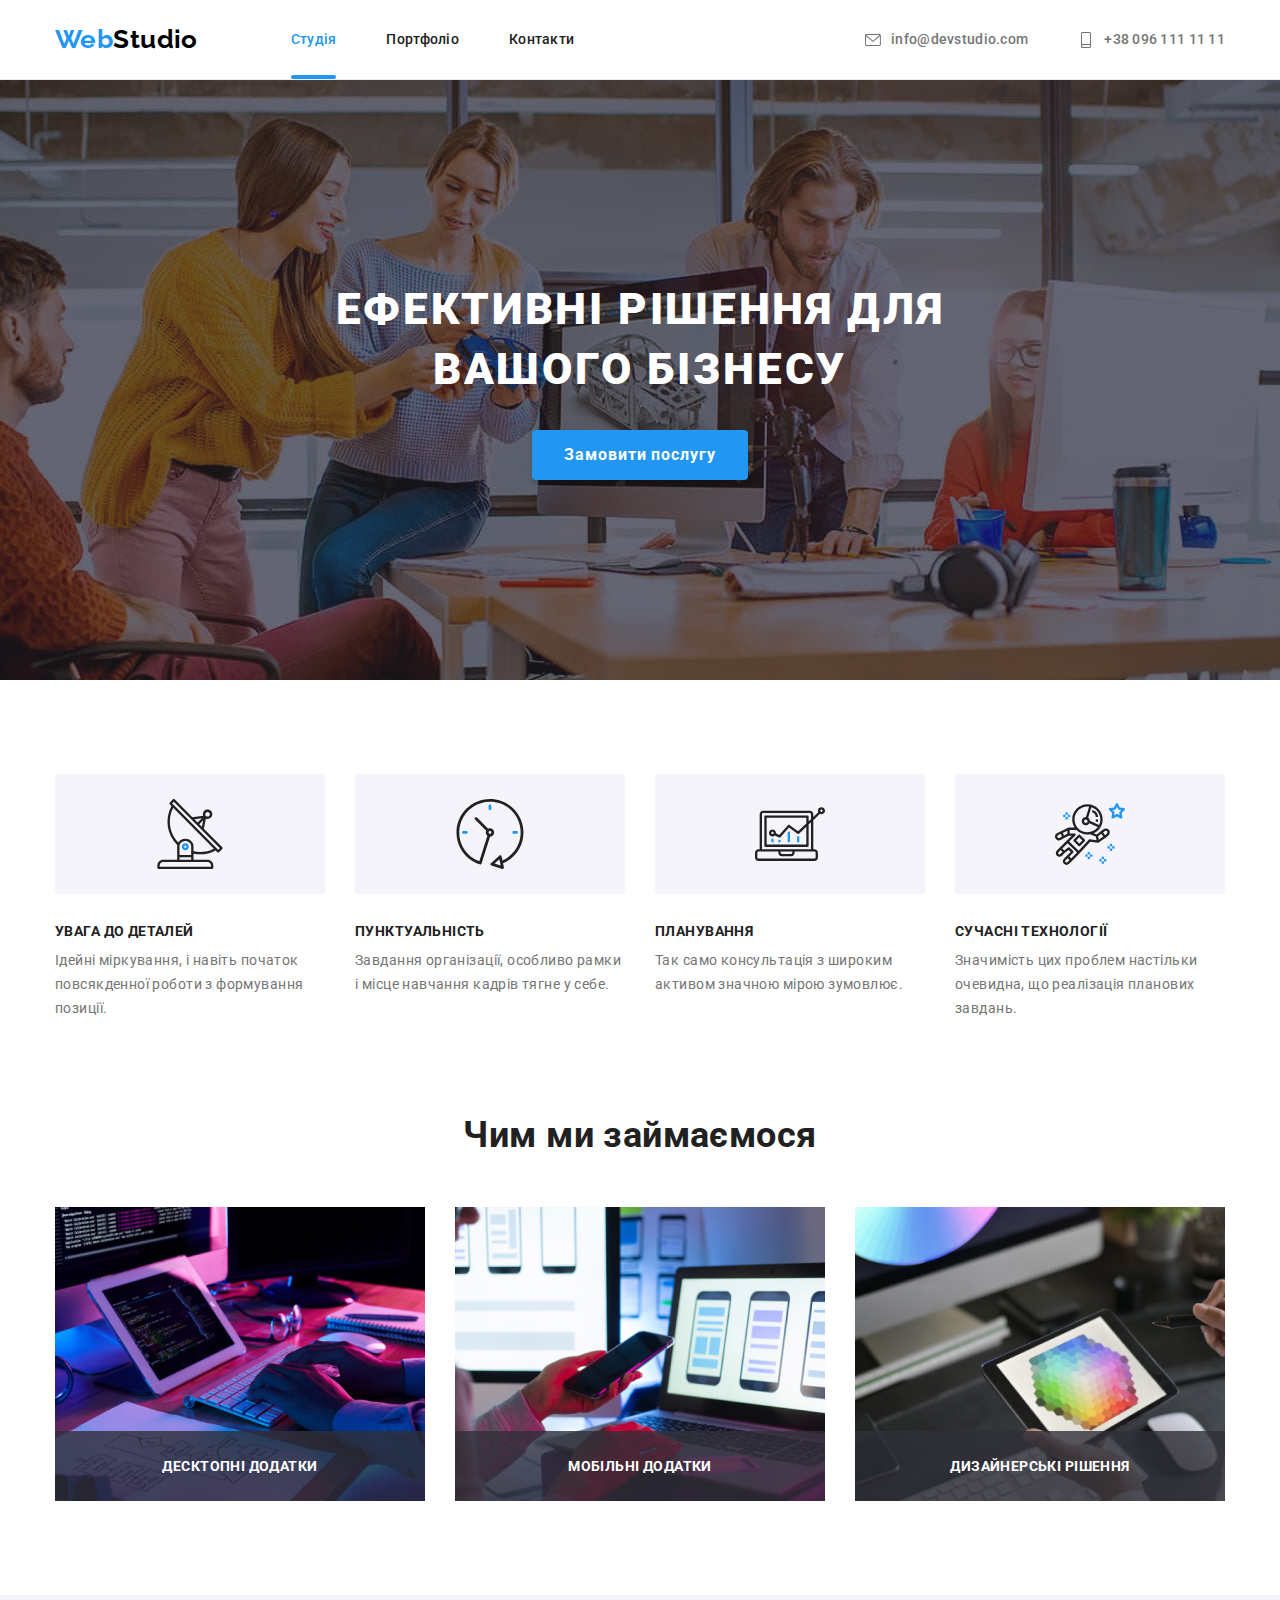
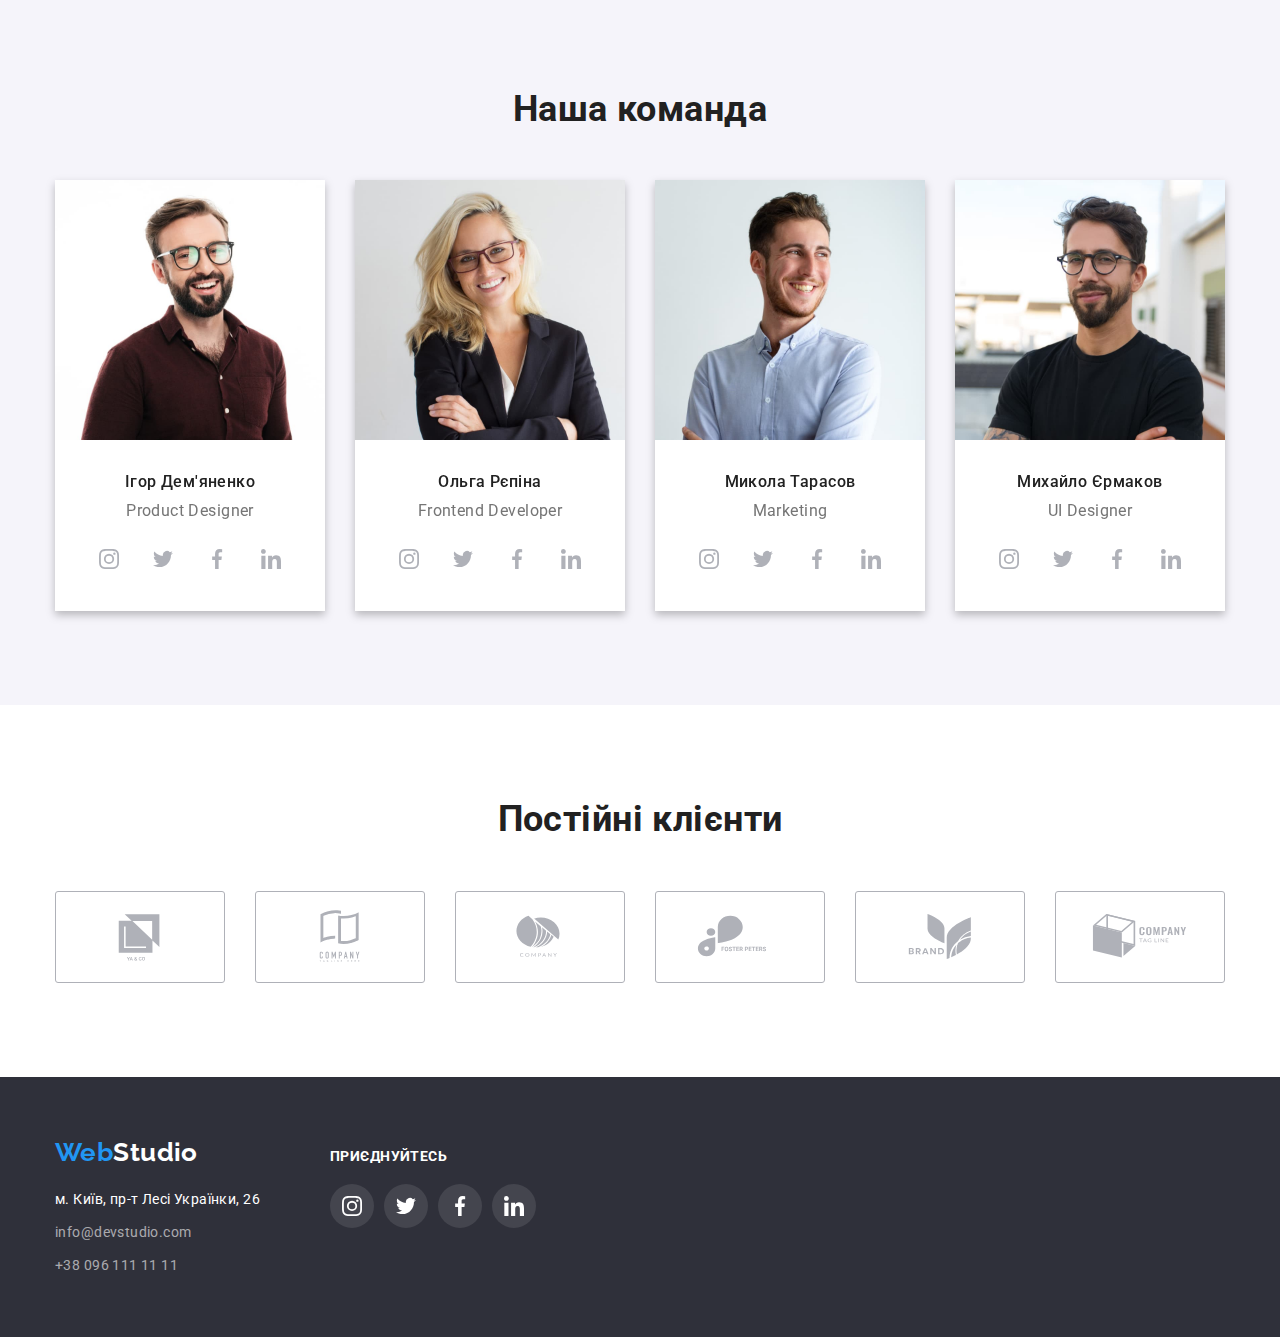
<file: index.html>
<!DOCTYPE html>
<html lang="uk">
  <head>
    <meta charset="UTF-8" />
    <meta http-equiv="X-UA-Compatible" content="IE=edge" />
    <meta name="viewport" content="width=device-width, initial-scale=1.0" />
    <title>Студія</title>
    <link rel="preconnect" href="https://fonts.googleapis.com" />
    <link rel="preconnect" href="https://fonts.gstatic.com" crossorigin />
    <link
      href="https://fonts.googleapis.com/css2?family=Raleway:wght@700&family=Roboto:wght@400;500;700;900&display=swap"
      rel="stylesheet"
    />
    <link
      rel="stylesheet"
      href="https://cdnjs.cloudflare.com/ajax/libs/modern-normalize/1.0.0/modern-normalize.min.css"
    />
    <link rel="stylesheet" href="./css/styles.css" />
  </head>
  <body>
    <header class="site-header">
      <div class="container header-container">
        <nav class="site-nav">
          <a href="./" lang="en" class="logo"><span>Web</span>Studio</a>
          <ul class="list header-list">
            <li class="item">
              <a href="./index.html" class="link current">Студія</a>
            </li>
            <li class="item">
              <a href="./portfolio.html" class="link">Портфоліо</a>
            </li>
            <li class="item"><a href="" class="link">Контакти</a></li>
          </ul>
        </nav>
        <ul class="list contact-list">
          <li class="item">
            <a href="mailto:info@devstudio.com" class="link contact">
              <svg class="contact-icon">
                <use href="./img/symbol-defs.svg#icon-envelope"></use>
              </svg>info@devstudio.com</a
            >
          </li>
          <li class="item">
            <a href="tel:+380961111111" class="link contact"
              ><svg class="contact-icon">
                <use href="./img/symbol-defs.svg#icon-smartphone"></use>
              </svg>+38 096 111 11 11</a
            >
          </li>
        </ul>
      </div>
    </header>
    <main>
      <section class="hero overlay">
        <div class="container">
          <h1 class="hero-title">Ефективні рішення для вашого бізнесу</h1>
          <button type="button" class="hero-button" data-modal-open>Замовити послугу</button>
        </div>
      </section>
      <section class="main-section benefits">
        <div class="container">
          <h2 class="title visually-hidden">Особливості</h2>
          <ul class="list benefits-list">
            <li class="list-item">
              <h3 class="list-title">Увага до деталей</h3>
              <p class="list-text">
                Ідейні міркування, і навіть початок повсякденної роботи з
                формування позиції.
              </p>
            </li>
            <li class="list-item">
              <h3 class="list-title">Пунктуальність</h3>
              <p class="list-text">
                Завдання організації, особливо рамки і місце навчання кадрів
                тягне у себе.
              </p>
            </li>
            <li class="list-item">
              <h3 class="list-title">Планування</h3>
              <p class="list-text">
                Так само консультація з широким активом значною мірою зумовлює.
              </p>
            </li>
            <li class="list-item">
              <h3 class="list-title">Сучасні технології</h3>
              <p class="list-text">
                Значимість цих проблем настільки очевидна, що реалізація
                планових завдань.
              </p>
            </li>
          </ul>
        </div>
      </section>
      <section class="main-section features">
        <div class="container">
          <h2 class="title features-title">Чим ми займаємося</h2>
          <ul class="list features-list">
            <li class="features-item">
              <div class="feature-thumb">
                <img
                  class="feature-image"
                  src="./img/img.jpg"
                  alt="розробка"
                  width="370"
                />
                <h3 class="feature-text">Десктопні додатки</h3>
              </div>
            </li>
            <li class="features-item">
              <div class="feature-thumb">
              <img
                class="feature-image"
                src="./img/img2.jpg"
                alt="дизайн"
                width="370"
              />
              <h3 class="feature-text">Мобільні додатки</h3>
            </div>
            </li>
            <li class="features-item">
              <div class="feature-thumb">
              <img
                class="feature-image"
                src="./img/img3.jpg"
                alt="оформлення"
                width="370"
              />
              <h3 class="feature-text">Дизайнерські рішення</h3>
            </div>
            </li>
          </ul>
        </div>
      </section>
      <section class="main-section team">
        <div class="container">
          <h2 class="title team-title">Наша команда</h2>
          <ul class="list team-list">
            <li class="team-card">
              <img
                class="card-image"
                src="./img/ihor.jpg"
                alt="ігор дем'яненко фото"
                width="270"
              />
              <div class="team-container">
                <h3 class="card-title">Ігор Дем'яненко</h3>
                <p lang="en" class="card-text">Product Designer</p>
                <div class="team-social">
                  <ul class="list social-list">
                    <li class="item">
                      <a class="link social-list-link" href=""><svg class="team-social-icon">
                        <use href="./img/symbol-defs.svg#icon-instagram"></use>
                      </svg></a>
                    </li>
                    <li class="item">
                      <a class="link social-list-link" href=""><svg class="team-social-icon">
                        <use href="./img/symbol-defs.svg#icon-twitter"></use>
                      </svg></a>
                    </li>
                    <li class="item">
                      <a class="link social-list-link" href=""><svg class="team-social-icon">
                        <use href="./img/symbol-defs.svg#icon-facebook"></use>
                      </svg></a>
                    </li>
                    <li class="item">
                      <a class="link social-list-link" href=""><svg class="team-social-icon">
                        <use href="./img/symbol-defs.svg#icon-linkedin"></use>
                      </svg></a>
                    </li>
                  </ul>
                </div>
              </div>
            </li>
            <li class="team-card">
              <img
                class="card-image"
                src="./img/olga.jpg"
                alt="ольга рєпіна фото"
                width="270"
              />
              <div class="team-container">
                <h3 class="card-title">Ольга Рєпіна</h3>
                <p lang="en" class="card-text">Frontend Developer</p>
                <div class="team-social">
                  <ul class="list social-list">
                    <li class="item">
                      <a class="link social-list-link" href=""><svg class="team-social-icon">
                        <use href="./img/symbol-defs.svg#icon-instagram"></use>
                      </svg></a>
                    </li>
                    <li class="item">
                      <a class="link social-list-link" href=""><svg class="team-social-icon">
                        <use href="./img/symbol-defs.svg#icon-twitter"></use>
                      </svg></a>
                    </li>
                    <li class="item">
                      <a class="link social-list-link" href=""><svg class="team-social-icon">
                        <use href="./img/symbol-defs.svg#icon-facebook"></use>
                      </svg></a>
                    </li>
                    <li class="item">
                      <a class="link social-list-link" href=""><svg class="team-social-icon">
                        <use href="./img/symbol-defs.svg#icon-linkedin"></use>
                      </svg></a>
                    </li>
                  </ul>
                </div>
              </div>
            </li>
            <li class="team-card">
              <img
                class="card-image"
                src="./img/mykola.jpg"
                alt="микола тарасов фото"
                width="270"
              />
              <div class="team-container">
                <h3 class="card-title">Микола Тарасов</h3>
                <p lang="en" class="card-text">Marketing</p>
                <div class="team-social">
                  <ul class="list social-list">
                    <li class="item">
                      <a class="link social-list-link" href=""><svg class="team-social-icon">
                        <use href="./img/symbol-defs.svg#icon-instagram"></use>
                      </svg></a>
                    </li>
                    <li class="item">
                      <a class="link social-list-link" href=""><svg class="team-social-icon">
                        <use href="./img/symbol-defs.svg#icon-twitter"></use>
                      </svg></a>
                    </li>
                    <li class="item">
                      <a class="link social-list-link" href=""><svg class="team-social-icon">
                        <use href="./img/symbol-defs.svg#icon-facebook"></use>
                      </svg></a>
                    </li>
                    <li class="item">
                      <a class="link social-list-link" href=""><svg class="team-social-icon">
                        <use href="./img/symbol-defs.svg#icon-linkedin"></use>
                      </svg></a>
                    </li>
                  </ul>
                </div>
              </div>
            </li>
            <li class="team-card">
              <img
                class="card-image"
                src="./img/mihaylo.jpg"
                alt="михайло єрмаков фото"
                width="270"
              />
              <div class="team-container">
                <h3 class="card-title">Михайло Єрмаков</h3>
                <p lang="en" class="card-text">UI Designer</p>
                <div class="team-social">
                  <ul class="list social-list">
                    <li class="item">
                      <a class="link social-list-link" href=""><svg class="team-social-icon">
                        <use href="./img/symbol-defs.svg#icon-instagram"></use>
                      </svg></a>
                    </li>
                    <li class="item">
                      <a class="link social-list-link" href=""><svg class="team-social-icon">
                        <use href="./img/symbol-defs.svg#icon-twitter"></use>
                      </svg></a>
                    </li>
                    <li class="item">
                      <a class="link social-list-link" href=""><svg class="team-social-icon">
                        <use href="./img/symbol-defs.svg#icon-facebook"></use>
                      </svg></a>
                    </li>
                    <li class="item">
                      <a class="link social-list-link" href=""><svg class="team-social-icon">
                        <use href="./img/symbol-defs.svg#icon-linkedin"></use>
                      </svg></a>
                    </li>
                  </ul>
                </div>
              </div>
            </li>
          </ul>
        </div>
      </section>
      <section class="main-section clients">
        <div class="container">
          <h2 class="title clients-title">Постійні клієнти</h2>
          <ul class="list clients-list">
            <li class="clients-item">
              <a class="link clients-link" href="">
                <svg class="client-icon">
                  <use href="./img/symbol-defs.svg#icon-Logo-1"></use>
                </svg>
              </a>
            </li>
            <li class="clients-item">
              <a class="link clients-link" href="">
                <svg class="client-icon">
                  <use href="./img/symbol-defs.svg#icon-Logo-2"></use>
                </svg>
              </a>
            </li>
            <li class="clients-item">
              <a class="link clients-link" href="">
                <svg class="client-icon">
                  <use href="./img/symbol-defs.svg#icon-Logo-3"></use>
                </svg>
              </a>
            </li>
            <li class="clients-item">
              <a class="link clients-link" href="">
                <svg class="client-icon">
                  <use href="./img/symbol-defs.svg#icon-Logo-4"></use>
                </svg>
              </a>
            </li>
            <li class="clients-item">
              <a class="link clients-link" href="">
                <svg class="client-icon">
                  <use href="./img/symbol-defs.svg#icon-Logo-5"></use>
                </svg>
              </a>
            </li>
            <li class="clients-item">
              <a class="link clients-link" href="">
                <svg class="client-icon">
                  <use href="./img/symbol-defs.svg#icon-Logo-6"></use>
                </svg>
              </a>
            </li>
          </ul>
        </div>
      </section>
    </main>
    <footer class="site-footer">
      <div class="container">
        <div class="footer-addres">
          <a href="/" lang="en" class="footer logo"><span>Web</span>Studio</a>
          <address class="address">
            <p class="address-text">м. Київ, пр-т Лесі Українки, 26</p>
            <ul class="list footer-list">
              <li class="footer-item">
                <a href="mailto:info@devstudio.com" class="link address"
                  >info@devstudio.com</a
                >
              </li>
              <li class="footer-item">
                <a href="tel:+380961111111" class="link address"
                  >+38 096 111 11 11</a
                >
              </li>
            </ul>
          </address>
        </div>
        <div class="footer-social">
          <p class="social-title">Приєднуйтесь</p>
          <ul class="list social-list">
            <li class="item"><a class="link social-list-link" href="">
              <svg class="footer-social-icon">
                <use href="./img/symbol-defs.svg#icon-instagram"></use>
              </svg>
            </a></li>
            <li class="item"><a class="link social-list-link" href="">
              <svg class="footer-social-icon">
                <use href="./img/symbol-defs.svg#icon-twitter"></use>
              </svg>
            </a></li>
            <li class="item"><a class="link social-list-link" href="">
              <svg class="footer-social-icon">
                <use href="./img/symbol-defs.svg#icon-facebook"></use>
              </svg>
            </a></li>
            <li class="item"><a class="link social-list-link" href="">
              <svg class="footer-social-icon">
                <use href="./img/symbol-defs.svg#icon-linkedin"></use>
              </svg>
            </a></li>
          </ul>
        </div>
      </div>
    </footer>
    <div class="backdrop is-hidden" data-modal>
      <div class="modal">
        <button type="button" class="modal-btn" data-modal-close>
        <svg class="close-icon" width="18px" height="18px">
          <use href="./img/symbol-defs.svg#icon-close"></use>
        </svg></button>
      </div>
    </div>
    <script src="./js/modal.js"></script>
  </body>
</html>
</file>
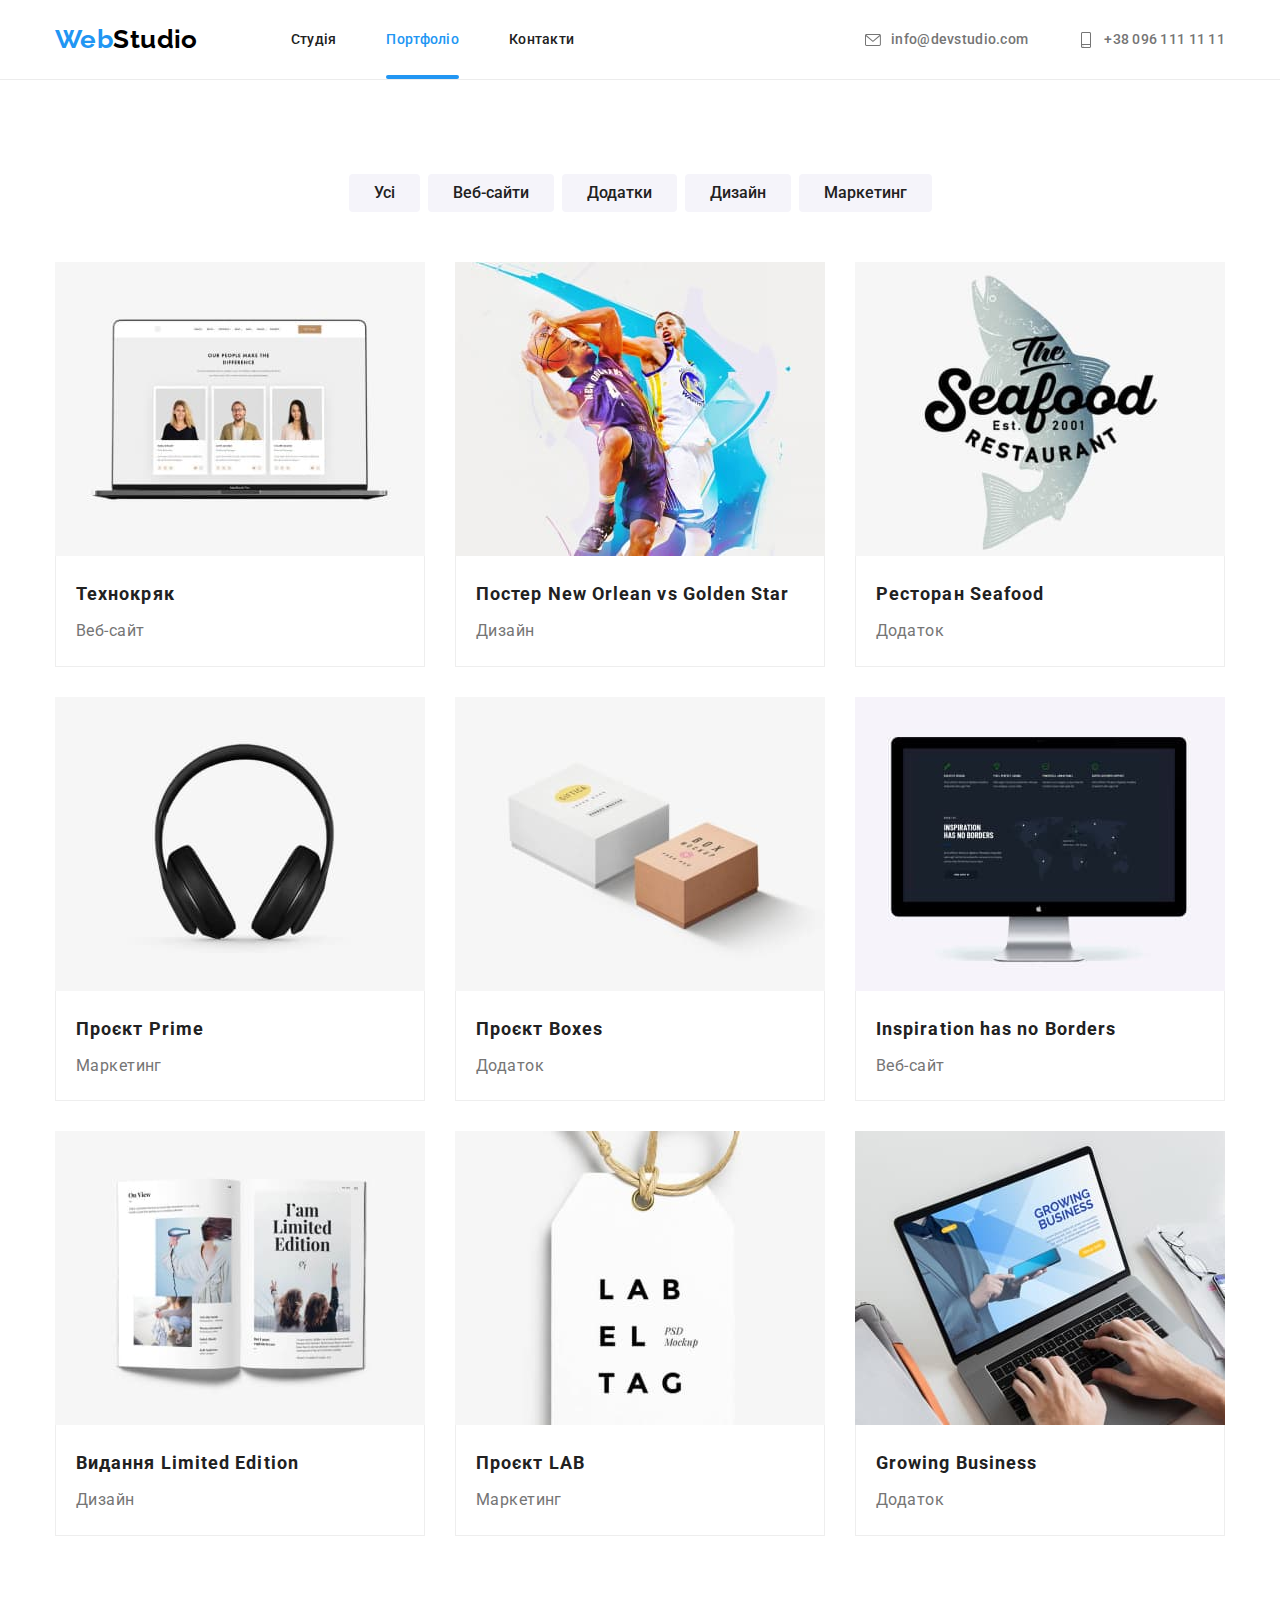
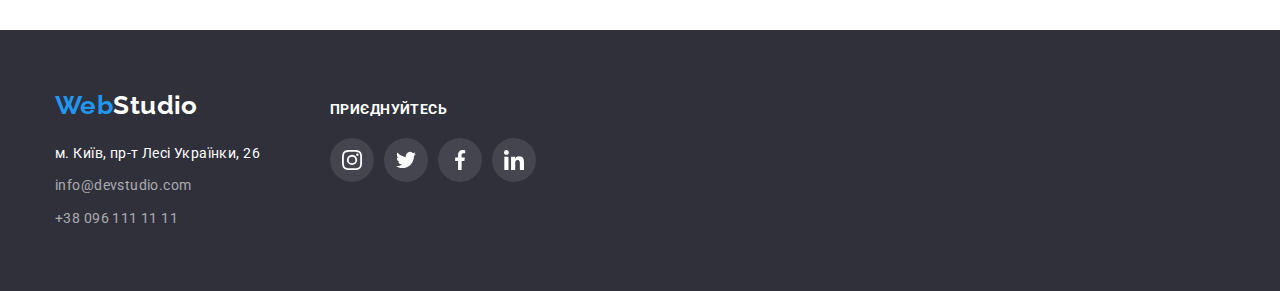
<file: portfolio.html>
<!DOCTYPE html>
<html lang="uk">
  <head>
    <meta charset="UTF-8" />
    <meta http-equiv="X-UA-Compatible" content="IE=edge" />
    <meta name="viewport" content="width=device-width, initial-scale=1.0" />
    <title>Портфоліо</title>
    <link rel="preconnect" href="https://fonts.googleapis.com" />
    <link rel="preconnect" href="https://fonts.gstatic.com" crossorigin />
    <link
      href="https://fonts.googleapis.com/css2?family=Raleway:wght@700&family=Roboto:wght@400;500;700;900&display=swap"
      rel="stylesheet"
    />
    <link
      rel="stylesheet"
      href="https://cdnjs.cloudflare.com/ajax/libs/modern-normalize/1.0.0/modern-normalize.min.css"
    />
    <link rel="stylesheet" href="./css/styles.css" />
  </head>
  <body>
    <header class="site-header">
      <div class="container header-container">
        <nav class="site-nav">
          <a href="./" lang="en" class="logo"><span>Web</span>Studio</a>
          <ul class="list header-list">
            <li class="item">
              <a href="./index.html" class="link">Студія</a>
            </li>
            <li class="item">
              <a href="./portfolio.html" class="link current">Портфоліо</a>
            </li>
            <li class="item"><a href="" class="link">Контакти</a></li>
          </ul>
        </nav>
        <ul class="list contact-list">
          <li class="item">
            <a href="mailto:info@devstudio.com" class="link contact">
              <svg class="contact-icon">
                <use href="./img/symbol-defs.svg#icon-envelope"></use>
              </svg>info@devstudio.com</a
            >
          </li>
          <li class="item">
            <a href="tel:+380961111111" class="link contact"
              ><svg class="contact-icon">
                <use href="./img/symbol-defs.svg#icon-smartphone"></use>
              </svg>+38 096 111 11 11</a
            >
          </li>
        </ul>
      </div>
    </header>
    <main>
      <section class="projects">
        <div class="container">
          <h1 class="portfolio-title visually-hidden">Наші роботи</h1>
          <ul class="list filter">
            <li class="filter-item">
              <button type="button" class="filter-button">Усі</button>
            </li>
            <li class="filter-item">
              <button type="button" class="filter-button">Веб-сайти</button>
            </li>
            <li class="filter-item">
              <button type="button" class="filter-button">Додатки</button>
            </li>
            <li class="filter-item">
              <button type="button" class="filter-button">Дизайн</button>
            </li>
            <li class="filter-item">
              <button type="button" class="filter-button">Маркетинг</button>
            </li>
          </ul>
          <ul class="list portfolio">
            <li class="portfolio-card">
              <a class="link portfolio-link" href="">
                <div class="portfolio-thumb">
                  <img
                    class="portfolio-image"
                    src="./img/techcrack.jpg"
                    alt="технокряк фото"
                    width="370"
                    height="294"
                  />
                  <p class="portfolio-thumb-text">Ресурс пропонує комплексні пропозиції з різним рівнем функціоналу та 
                    сервісів. Все це дозволить відвідувачу отримати вичерпні відомості про 
                    компанію чи приватну особу.</p>
                </div>
                <div class="portfolio-section">
                  <h2 class="portfolio-title">Технокряк</h2>
                  <p class="portfolio-text">Веб-сайт</p>
                </div>
              </a>
            </li>
            <li class="portfolio-card">
                <a class="link portfolio-link" href="">
                  <div class="portfolio-thumb">
                    <img
                    class="portfolio-image"
                    src="./img/poster.jpg"
                    alt="постер фото"
                    width="370"
                    height="294"
                    />
                    <p class="portfolio-thumb-text">Ресурс пропонує комплексні пропозиції з різним рівнем функціоналу та 
                      сервісів. Все це дозволить відвідувачу отримати вичерпні відомості про 
                      компанію чи приватну особу.</p>
                  </div>
                  <div class="portfolio-section">
                    <h2 class="portfolio-title">
                      Постер New Orlean vs Golden Star
                    </h2>
                    <p class="portfolio-text">Дизайн</p>
                  </div>
                </a
                >
            </li>
            <li class="portfolio-card">
              <a class="link portfolio-link" href="">
                <div class="portfolio-thumb">
                  <img
                    class="portfolio-image"
                    src="./img/seafoodrest.jpg"
                    alt="ресторан фото"
                    width="370"
                    height="294"
                  />
                  <p class="portfolio-thumb-text">Ресурс пропонує комплексні пропозиції з різним рівнем функціоналу та 
                    сервісів. Все це дозволить відвідувачу отримати вичерпні відомості про 
                    компанію чи приватну особу.</p>
                </div>
                <div class="portfolio-section">
                  <h2 class="portfolio-title">Ресторан Seafood</h2>
                  <p class="portfolio-text">Додаток</p>
                </div></a
              >
            </li>
            <li class="portfolio-card">
              <a class="link portfolio-link" href="">
                <div class="portfolio-thumb">
                  <img
                    class="portfolio-image"
                    src="./img/primeproj.jpg"
                    alt="проєкт прайм фото"
                    width="370"
                    height="294"
                  />
                  <p class="portfolio-thumb-text">Ресурс пропонує комплексні пропозиції з різним рівнем функціоналу та 
                    сервісів. Все це дозволить відвідувачу отримати вичерпні відомості про 
                    компанію чи приватну особу.</p>
                </div>
                <div class="portfolio-section">
                  <h2 class="portfolio-title">Проєкт Prime</h2>
                  <p class="portfolio-text">Маркетинг</p>
                </div></a
              >
            </li>
            <li class="portfolio-card">
              <a class="link portfolio-link" href="">
                <div class="portfolio-thumb">
                  <img
                    class="portfolio-image"
                    src="./img/projboxes.jpg"
                    alt="проєкт боксес фото"
                    width="370"
                    height="294"
                  />
                  <p class="portfolio-thumb-text">Ресурс пропонує комплексні пропозиції з різним рівнем функціоналу та 
                    сервісів. Все це дозволить відвідувачу отримати вичерпні відомості про 
                    компанію чи приватну особу.</p>
                </div >
                <div class="portfolio-section">
                  <h2 class="portfolio-title">Проєкт Boxes</h2>
                  <p class="portfolio-text">Додаток</p>
                </div></a
              >
            </li>
            <li class="portfolio-card">
              <a class="link portfolio-link" href="">
                <div class="portfolio-thumb">
                  <img
                    class="portfolio-image"
                    src="./img/inspiresite.jpg"
                    alt="натхнення не має меж фото"
                    width="370"
                    height="294"
                  />
                  <p class="portfolio-thumb-text">Ресурс пропонує комплексні пропозиції з різним рівнем функціоналу та 
                    сервісів. Все це дозволить відвідувачу отримати вичерпні відомості про 
                    компанію чи приватну особу.</p>
                </div>
                <div class="portfolio-section">
                  <h2 class="portfolio-title">Inspiration has no Borders</h2>
                  <p class="portfolio-text">Веб-сайт</p>
                </div></a
              >
            </li>
            <li class="portfolio-card">
              <div class="portfolio-thumb">
                <a class="link portfolio-link" href="">
                  <img
                    class="portfolio-image"
                    src="./img/publle.jpg"
                    alt="видання фото"
                    width="370"
                    height="294"
                  />
                  <p class="portfolio-thumb-text">Ресурс пропонує комплексні пропозиції з різним рівнем функціоналу та 
                    сервісів. Все це дозволить відвідувачу отримати вичерпні відомості про 
                    компанію чи приватну особу.</p>
              </div>
                <div class="portfolio-section">
                  <h2 class="portfolio-title">Видання Limited Edition</h2>
                  <p class="portfolio-text">Дизайн</p>
                </div></a
              >
            </li>
            <li class="portfolio-card">
              <a class="link portfolio-link" href="">
                <div class="portfolio-thumb">
                  <img
                    class="portfolio-image"
                    src="./img/labproj.jpg"
                    alt="проєкт лаб фото"
                    width="370"
                    height="294"
                  />
                  <p class="portfolio-thumb-text">Ресурс пропонує комплексні пропозиції з різним рівнем функціоналу та 
                    сервісів. Все це дозволить відвідувачу отримати вичерпні відомості про 
                    компанію чи приватну особу.</p>
                </div>
                <div class="portfolio-section">
                  <h2 class="portfolio-title">Проєкт LAB</h2>
                  <p class="portfolio-text">Маркетинг</p>
                </div></a
              >
            </li>
            <li class="portfolio-card">
              <a class="link portfolio-link" href="">
                <div class="portfolio-thumb">
                  <img
                    class="portfolio-image"
                    src="./img/growbusiness.jpg"
                    alt="зростання бізнесу фото"
                    width="370"
                    height="294"
                  />
                  <p class="portfolio-thumb-text">Ресурс пропонує комплексні пропозиції з різним рівнем функціоналу та 
                    сервісів. Все це дозволить відвідувачу отримати вичерпні відомості про 
                    компанію чи приватну особу.</p>
                </div>
                <div class="portfolio-section">
                  <h3 class="portfolio-title">Growing Business</h3>
                  <p class="portfolio-text">Додаток</p>
                </div></a
              >
            </li>
          </ul>
        </div>
      </section>
    </main>
    <footer class="site-footer">
      <div class="container">
        <div class="footer-addres">
          <a href="/" lang="en" class="footer logo"><span>Web</span>Studio</a>
          <address class="address">
            <p class="address-text">м. Київ, пр-т Лесі Українки, 26</p>
            <ul class="list footer-list">
              <li class="footer-item">
                <a href="mailto:info@devstudio.com" class="link address"
                  >info@devstudio.com</a
                >
              </li>
              <li class="footer-item">
                <a href="tel:+380961111111" class="link address"
                  >+38 096 111 11 11</a
                >
              </li>
            </ul>
          </address>
        </div>
        <div class="footer-social">
          <h2 class="social-title">Приєднуйтесь</h2>
          <ul class="list social-list">
            <li class="item"><a class="link social-list-link" href="">
              <svg class="footer-social-icon">
                <use href="./img/symbol-defs.svg#icon-instagram"></use>
              </svg>
            </a></li>
            <li class="item"><a class="link social-list-link" href="">
              <svg class="footer-social-icon">
                <use href="./img/symbol-defs.svg#icon-twitter"></use>
              </svg>
            </a></li>
            <li class="item"><a class="link social-list-link" href="">
              <svg class="footer-social-icon">
                <use href="./img/symbol-defs.svg#icon-facebook"></use>
              </svg>
            </a></li>
            <li class="item"><a class="link social-list-link" href="">
              <svg class="footer-social-icon">
                <use href="./img/symbol-defs.svg#icon-linkedin"></use>
              </svg>
            </a></li>
          </ul>
        </div>
      </div>
    </footer>
  </body>
</html>
</file>
<file: css/styles.css>
:root {
  --primary-text-color: #757575;
  --secondary-text-color: #212121;
  --accent-color: #2196f3;
  --primary-white-color: #ffffff;
  --primary-black-color: #000000;
  --footer-background-color: #2f303a;
  --footer-address-color: rgba(255, 255, 255, 0.6);
  --filter-background-color: #f5f4fa;
  --secondary-background-color: #f5f4fa;
  --transition-time: 250ms;
  --cubic-default: cubic-bezier(0.4, 0, 0.2, 1);
}

body {
  font-family: "Roboto", "Helvetica Neue", "Tahoma", sans-serif;
  color: var(--primary-text-color);
  background-color: var(--primary-white-color);
  font-size: 14px;
  letter-spacing: 0.03em;
}

.list {
  list-style: none;
  margin-bottom: 0;
  margin-top: 0;
}

h1,
h2,
h3,
h4,
h5,
h6,
p,
ul {
  margin-bottom: 0;
  margin-top: 0;
  padding: 0;
}

.link {
  text-decoration: none;
}

.link:visited {
  color: var(--primary-text-color);
}

.container {
  margin: 0 auto;
  width: 1200px;
  padding: 0 15px;
}
.site-header {
  border-bottom: 1px solid #ececec;
  height: 80px;
}
.header-list {
  margin-left: 93px;
}
.header-container {
  justify-content: space-between;
}

.item .link {
  padding-left: 0;
}

.header-container,
.site-nav,
.header-list,
.contact-list {
  display: flex;
  align-items: baseline;
  height: 100%;
}

.contact-list {
  margin-left: auto;
}

.header-list .item + .item {
  margin-left: 50px;
}

.contact-list .item + .item {
  margin-left: 50px;
}
/* site logo */

.logo {
  display: inline-block;
  padding-top: 24px;
  padding-bottom: 25px;
  font-family: "Raleway", sans-serif;
  font-weight: 700;
  font-size: 26px;
  line-height: 1.2;
  text-decoration: none;
}

.logo > span {
  color: var(--accent-color);
}

/* Navigation bar */

.logo {
  color: var(--primary-black-color);
}

.header-list {
  height: 100%;
  align-self: center;
  align-items: center;
  }

.site-nav .link {
  position: relative;
  font-weight: 500;
  line-height: 1.1;
  padding-top: 32px;
  padding-bottom: 32px;
  letter-spacing: 0.02em;
  color: var(--secondary-text-color);

  transition: color var(--transition-time) var(--cubic-default);
}

.site-nav .link:hover,
.site-nav .link:focus,
.link.contact:hover,
.link.contact:focus,
.link.address:hover,
.link.address:focus,
.link.current {
  color: var(--accent-color);
}


.link.current::after {
  position: absolute;
  content: '';
  left: 0;
  bottom: 0;
  width: 100%;
  height: 4px;
  border-radius: 2px;
  background-color: var(--accent-color);
}

.link.contact {
  align-content: center;
  display: inline-flex;
  font-weight: 500;
  line-height: 1.1;
  letter-spacing: 0.02em;
  color: var(--primary-text-color);

  transition: color var(--transition-time) var(--cubic-default);
}

.contact-icon {
  width: 16px;
  height: 16px;
  margin-right: 10px;
  fill: currentColor;

  transition: fill var(--transition-time) var(--cubic-default);
}

.link.contact:hover .contact-icon,
.link.contact:focus .contact-icon {
  fill: var(--accent-color);
}

/* Hero */

.hero {
  background-color: var(--footer-background-color);
}

.hero.overlay {
  max-width: 1600px;
  height: 600px;
  margin-left: auto;
  margin-right: auto;
  background-image: linear-gradient(
      to right,
      rgba(47, 48, 58, 0.4),
      rgba(47, 48, 58, 0.4)
    ),
    url("../img/bg.jpg");
  background-size: cover;
  background-repeat: no-repeat;
  background-position: center;
}

.hero > .container {
  padding-top: 200px;
  padding-bottom: 200px;
}

.hero-title {
  max-width: 696px;
  margin-bottom: 30px;
  margin-left: auto;
  margin-right: auto;
  text-align: center;
  font-weight: 900;
  font-size: 44px;
  line-height: 1.36;
  letter-spacing: 0.06em;
  text-transform: uppercase;
  color: var(--primary-white-color);
}

.hero-button {
  min-width: 216px;
  height: 50px;
  display: block;
  border: transparent;
  box-shadow: 0px 4px 4px rgba(0, 0, 0, 0.15);
  border-radius: 4px;
  margin: 0 auto;
  font-family: inherit;
  cursor: pointer;
  font-weight: 700;
  font-size: 16px;
  line-height: 1.85;
  letter-spacing: 0.06em;
  background-color: var(--accent-color);
  color: var(--primary-white-color);
}

/* Main */

.visually-hidden {
  position: absolute;
  width: 1px;
  height: 1px;
  margin: -1px;
  border: 0;
  padding: 0;

  white-space: nowrap;
  clip-path: inset(100%);
  clip: rect(0 0 0 0);
  overflow: hidden;
}

.main-section .title {
  font-weight: 700;
  font-size: 36px;
  line-height: 1.16;
  text-align: center;
  color: var(--secondary-text-color);
}

.benefits,
.clients,
.projects {
  padding-top: 94px;
  padding-bottom: 94px;
}

.benefits-list,
.features-list,
.team-list,
.clients-list {
  display: flex;
  gap: 30px;
}

.benefits-list > .list-item::before {
  content: "";
  display: block;
  height: 120px;
  background-color: var(--filter-background-color);
  margin-bottom: 30px;
  border-radius: 4px;
  background-repeat: no-repeat;
  background-position: center;
}

.benefits-list > .list-item:nth-child(1):before {
  background-image: url("../img/antenna.svg");
}

.benefits-list > .list-item:nth-child(2):before {
  background-image: url("../img/clock.svg");
}

.benefits-list > .list-item:nth-child(3):before {
  background-image: url("../img/diagram.svg");
}

.benefits-list > .list-item:nth-child(4):before {
  background-image: url("../img/astronaut.svg");
}

.main-section.team {
  background-color: var(--secondary-background-color);
}

.list-title,
.card-title {
  color: var(--secondary-text-color);
}

.list-item {
  width: 270px;
}
.list-title {
  margin-bottom: 10px;
  font-weight: 700;
  font-size: 14px;
  line-height: 1.1;
  text-transform: uppercase;
}

.list-text {
  line-height: 1.7;
  letter-spacing: 0.03em;
}

.features {
  padding-bottom: 94px;
}

.feature-image {
  display: block;
  max-width: 100%;
  height: auto;
}

.features-title {
  margin-bottom: 50px;
}

.feature-thumb {
  position: relative;
}

.feature-text {
  
  position: absolute;
  bottom: 0;
  width: 100%;
  height: 70px;
  display:flex;
  justify-content: center;
  align-items: center;
  background: rgba(47, 48, 58, 0.8);;
  font-weight: 700;
  font-size: 14px;
  line-height: 16px;
  letter-spacing: 0.03em;
  text-transform: uppercase;
  color: var(--primary-white-color);
}

.team {
  padding-bottom: 94px;
  padding-top: 94px;
}

.team-container {
  padding-top: 30px;
  padding-bottom: 30px;
}

.team-title {
  margin-bottom: 50px;
}

.team-card {
  background-color: var(--primary-white-color);
  text-align: center;
  filter: drop-shadow(0px 4px 4px rgba(0, 0, 0, 0.25));
}

.card-title {
  margin-bottom: 10px;
  font-weight: 500;
  font-size: 16px;
  line-height: 1.18;
}

.card-text {
  font-size: 16px;
  line-height: 1.18;
  margin-bottom: 16px;
}

.social-list {
  display: flex;
}

.team-container .social-list {
  justify-content: center;
}

.social-list .social-list-link {
  display: inline-flex;
  justify-content: center;
  padding: 0;
  height: 44px;
  width: 44px;
  background-color: var(--primary-white-color);
  border-radius: 100%;

  transition: background-color var(--transition-time) var(--cubic-default);
}

.social-list .social-list-link:hover,
.social-list .social-list-link:focus {
  background-color: var(--accent-color);
}

.social-list > .item + .item {
  margin-left: 10px;
}

.team-social-icon {
  align-self: center;
  width: 20px;
  height: 20px;
  fill: #afb1b8;

  transition: fill 3s var(--cubic-default);
}

.social-list-link:hover .team-social-icon,
.social-list-link:focus .team-social-icon {
  fill: var(--primary-white-color);
}

.clients-title {
  margin-bottom: 50px;
}

.clients-list {
  justify-content: center;
}

.clients-link {
  display: inline-flex;
  justify-content: center;
  width: 170px;
  height: 92px;
  border: 1px solid #afb1b8;
  border-radius: 3px;

  transition: border var(--transition-time) var(--cubic-default);
}

.client-icon {
  align-self: center;
  width: 106px;
  height: 60px;
  fill: #afb1b8;
  transition: fill var(--transition-time) var(--cubic-default);
}

.clients-link:hover,
.clients-link:focus {
  border: 1px solid var(--accent-color);
}

.clients-link:hover .client-icon,
.clients-link:focus .client-icon {
  fill: var(--accent-color);
}

/* Footer */

.address {
  font-style: normal;
  line-height: 1.7;
}

.footer.logo {
  padding: 0;
  margin-bottom: 20px;
  color: var(--primary-white-color);
}
.site-footer {
  text-align: start;
  padding-top: 60px;
  padding-bottom: 60px;
  background-color: var(--footer-background-color);
}

.site-footer > .container {
  display: flex;
  align-items: baseline;
}

.footer-social {
  margin-left: 70px;
}

.social-title {
  color: var(--primary-white-color);
  font-family: "Roboto";
  font-style: normal;
  font-weight: 700;
  font-size: 14px;
  line-height: 1.1;
  letter-spacing: 0.03em;
  text-transform: uppercase;
  margin-bottom: 20px;
}

.footer-item {
  margin-bottom: 9px;
}

.footer-item:last-child {
  margin-bottom: 0;
}

.footer-social .social-list-link {
  background-color: rgba(255, 255, 255, 0.1);
  transition: background-color var(--transition-time) var(--cubic-default);
}

.footer-social-icon {
  align-self: center;
  width: 20px;
  height: 20px;
  fill: var(--primary-white-color);
}

.social-list-link:hover,
.social-list-link:focus {
  background-color: var(--accent-color);
}

.address-text {
  margin-bottom: 9px;
  color: var(--primary-white-color);
}

.link.address {
  color: var(--footer-address-color);
  transition: color var(--transition-time) var(--cubic-default);
}

.backdrop {
  position: fixed;
  top: 0;
  left: 0;
  width: 100%;
  height: 100%;
  background-color: rgba(0, 0, 0, 0.2);
  transition: opacity var(--transition-time) var(--cubic-default), visibility var(--transition-time) var(--cubic-default);
}

.backdrop.is-hidden {
  opacity: 0;
  pointer-events: none;
  visibility: hidden;
}

.modal {
  position: absolute;
  top: 50%;
  left: 50%;
  min-width: 528px;
  min-height: 581px;
  transform: translate(-50%, -50%) scale(1);
  background-color: var(--primary-white-color);
  box-shadow: 0px 1px 3px rgba(0, 0, 0, 0.12), 0px 1px 1px rgba(0, 0, 0, 0.14), 0px 2px 1px rgba(0, 0, 0, 0.2);
  border-radius: 4px;
  transition: transform var(--transition-time) var(--cubic-default);
}

.backdrop.is-hidden .modal {
  transform: translate(-100%, -100%) scale(0);
}

.modal-btn {
  position: absolute;
  top: 8px;
  right: 8px;
  width: 30px;
  height: 30px;
  background-color: #fff;
  border: 1px solid rgba(0, 0, 0, 0.1);
  border-radius: 100%;
  cursor: pointer;
  display: flex;
  justify-content: center;
  align-items: center;
}

.close-icon {
  position: absolute;
  fill: #000;
}

/* Portfolio Main */

.filter {
  margin-bottom: 50px;
  display: flex;
  justify-content: center;
}

.filter .filter-item + .filter-item {
  margin-left: 8px;
}

.filter-button {
  border: transparent;
  border-radius: 4px;
  padding: 6px 22px;
  font-family: inherit;
  font-weight: 500;
  font-size: 16px;
  line-height: 1.6;
  text-align: center;
  cursor: pointer;
  background-color: var(--filter-background-color);
  color: var(--secondary-text-color);

  transition: background-color var(--transition-time) var(--cubic-default), 
              color var(--transition-time) var(--cubic-default),
              box-shadow var(--transition-time) var(--cubic-default);
}

.filter-button:first-child {
  padding: 6px 25px;
}

.filter-button:hover,
.filter-button:focus {
  background-color: var(--accent-color);
  color: var(--primary-white-color);
  box-shadow: 0px 3px 1px rgba(0, 0, 0, 0.1), 0px 1px 2px rgba(0, 0, 0, 0.08),
    0px 2px 2px rgba(0, 0, 0, 0.12);
}

.portfolio {
  display: flex;
  flex-wrap: wrap;
  justify-content: space-between;
  margin-top: -30px;
  margin-left: -30px;
}

.portfolio-card {
  margin-left: 30px;
  margin-top: 30px;
  flex-basis: calc(100% / 3 - 30px);
}

.portfolio-link {
  display: block;
}

.portfolio-link:hover,
.portfolio-link:focus {
  box-shadow: 0px 1px 1px rgba(0, 0, 0, 0.12), 0px 4px 4px rgba(0, 0, 0, 0.06),
    1px 4px 6px rgba(0, 0, 0, 0.16);
}


.portfolio-link:hover .portfolio-thumb-text,
.portfolio-link:focus .portfolio-thumb-text {
  transform: translateY(0);
}

.portfolio-section {
  padding-right: 20px;
  text-align: start;
  padding-top: 20px;
  padding-bottom: 20px;
  padding-left: 20px;
  border-bottom: 1px solid #eeeeee;
  border-left: 1px solid #eeeeee;
  border-right: 1px solid #eeeeee;
}

.portfolio-image {
  display: block;
}

.portfolio-thumb {
  position: relative;
  overflow: hidden;
}

.portfolio-thumb-text{
  position: absolute;
  top: 0;
  left: 0;
  width: 100%;
  height: 100%;
  padding: 63px 24px;
  color: var(--primary-white-color);
  font-size: 18px;
  line-height: 1.55em;
  letter-spacing: 0.03em;
  background: rgba(33, 150, 243, 0.9);
  overflow: scroll;
  transform: translateY(295px);
  transition: transform var(--transition-time) var(--cubic-default);
}




.portfolio-title {
  margin-bottom: 4px;
  font-weight: 700;
  font-size: 18px;
  line-height: 2;
  letter-spacing: 0.06em;
  color: var(--secondary-text-color);
}

.portfolio-text {
  font-size: 16px;
  line-height: 1.87;
}
</file>
